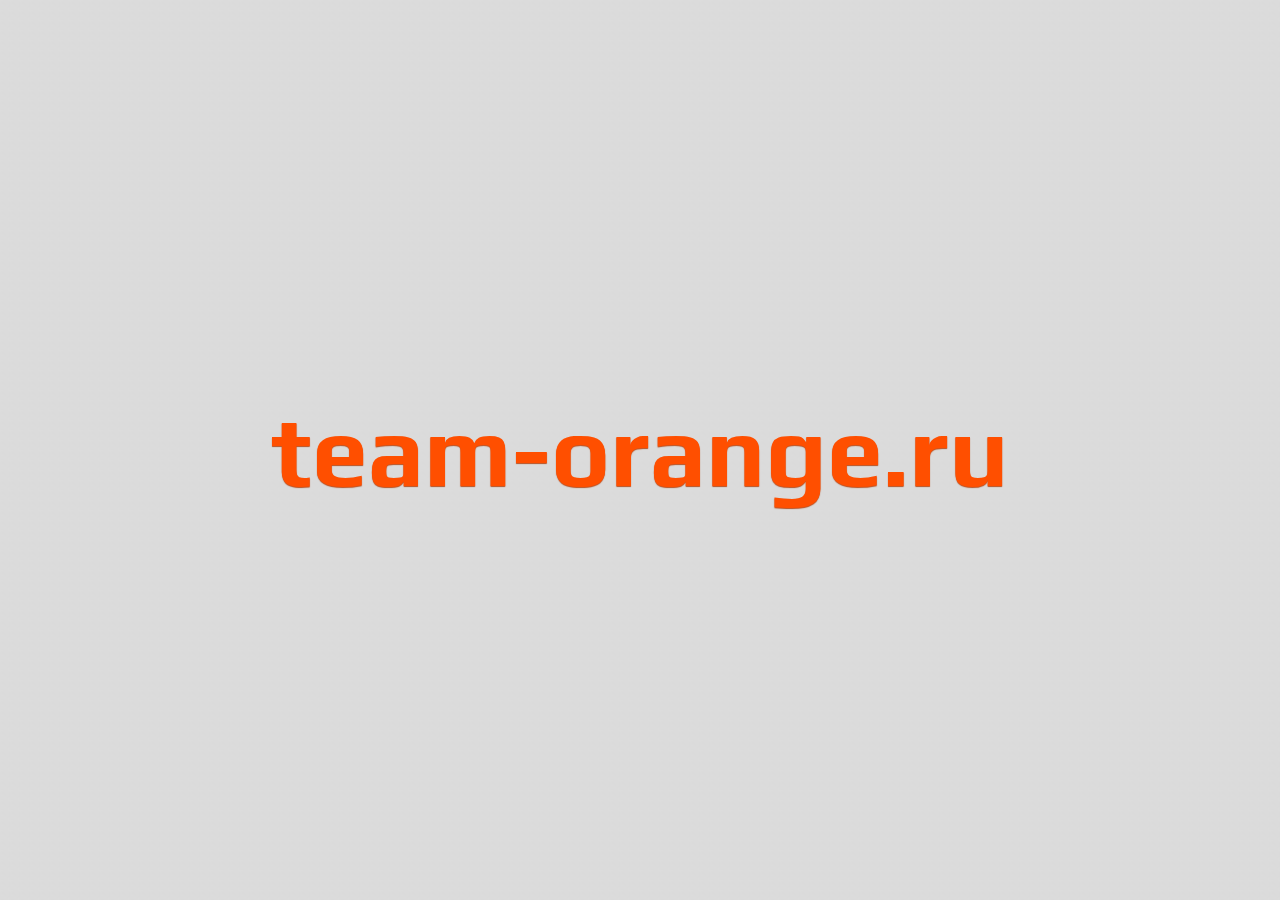
<file: index.html>
<!DOCTYPE html>
<html lang="ru">
<head>
	<meta charset="UTF-8">
	<title>team-orange</title>
	<link href="https://fonts.googleapis.com/css?family=Play" rel="stylesheet">
	<style>
		
		html{
			font-size: 10px;
		}

		body{
			font-family: 'Play', sans-serif;
			background: url(img/grid.jpg);
			min-height: 100vh;
			display: flex;
			flex-direction: column;
			align-content: center;
			margin: 0;
			justify-content: center;
			align-items: center;
		}

			.header-name{
				color: #FF4F00;
				text-shadow: 0 1px 1px #B95021;
			    font-weight: bold;
			    font-size: 10rem;
			    margin: 0;
			}
	</style>
</head>
<body>
	<h1 class="header-name">team-orange.ru</h1>
</body>
</html>
</file>
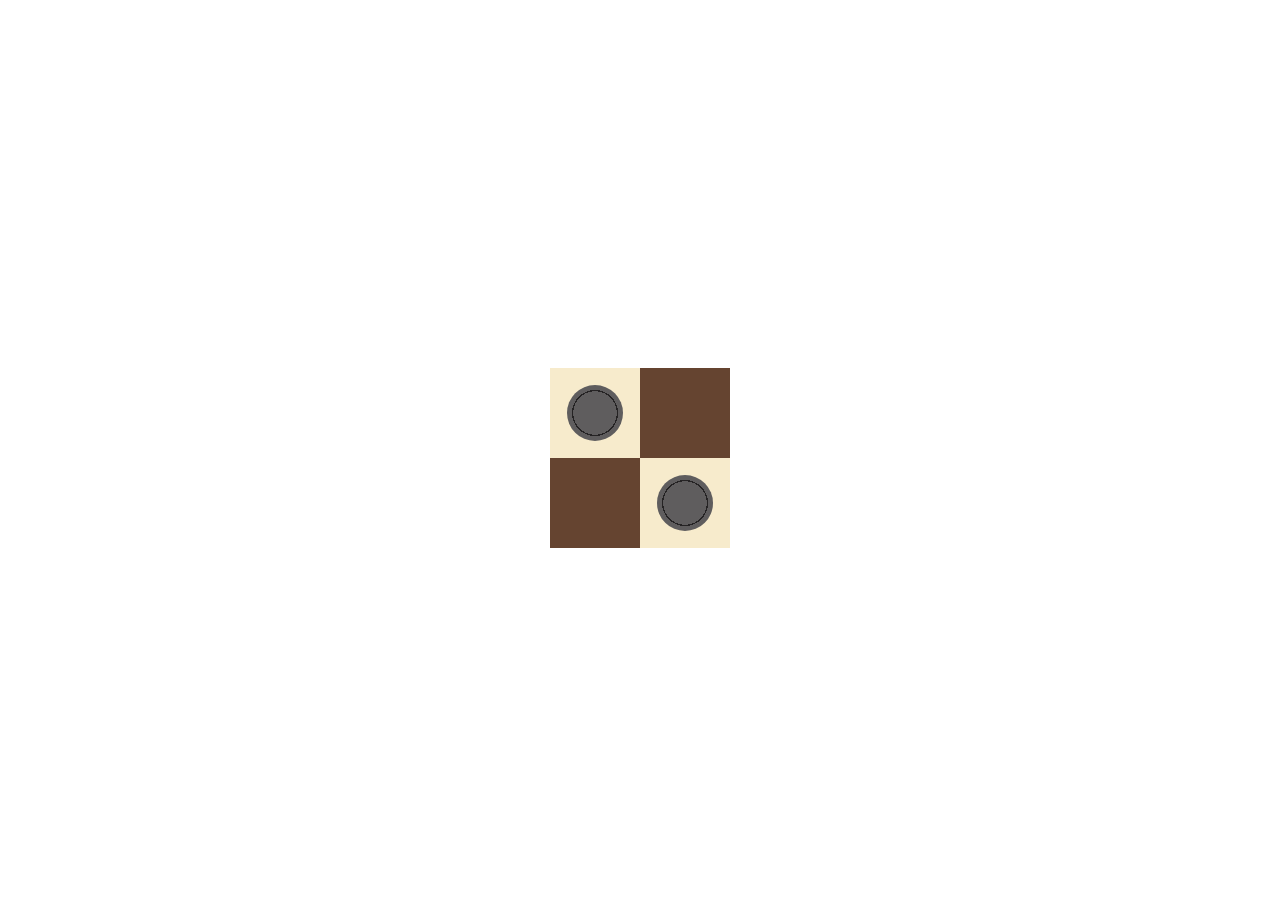
<file: work/css_figure/index.html>
<!DOCTYPE html>
<html lang="en">
<head>
	<meta charset="UTF-8">
	<title>Css Figure</title>

	<style>

		body {
			min-height: 100vh;
			display: flex;
			justify-content: center;
			align-items: center;
		}
		
		.element {
		  position: relative;
		  width: 180px;
		  height: 180px;
		  background-color: #f7ebcc;

		  background-image: 
		    linear-gradient( 45deg, #654430 25%, transparent 25%, transparent 75%, #654430 75%, #654430),
		    linear-gradient( 45deg, #654430 25%, transparent 25%, transparent 75%, #654430 75%, #654430);
		  
		  background-size:180px 180px;
		  background-position: 90px 90px, 0px 0px;
		}

		.element:before,
		.element:after {
		  content: '';
		  position: absolute;
		  display: block;
		  width: 56px;
		  height: 56px;
		  background-image: radial-gradient( #5f5d5e 55%, #252324 55%, #252324 58%, #5f5d5e 58%);
		  border-radius: 50%;
		}

		.element:before {
		  left: 25%;
		  top: 25%;
		  transform: translate(-50%, -50%);
		}

		.element:after {
		  right: 25%;
		  bottom: 25%;
		  transform: translate(50%, 50%);
		}
	</style>

</head>
<body>
	<div class="element"></div>
</body>
</html>
</file>
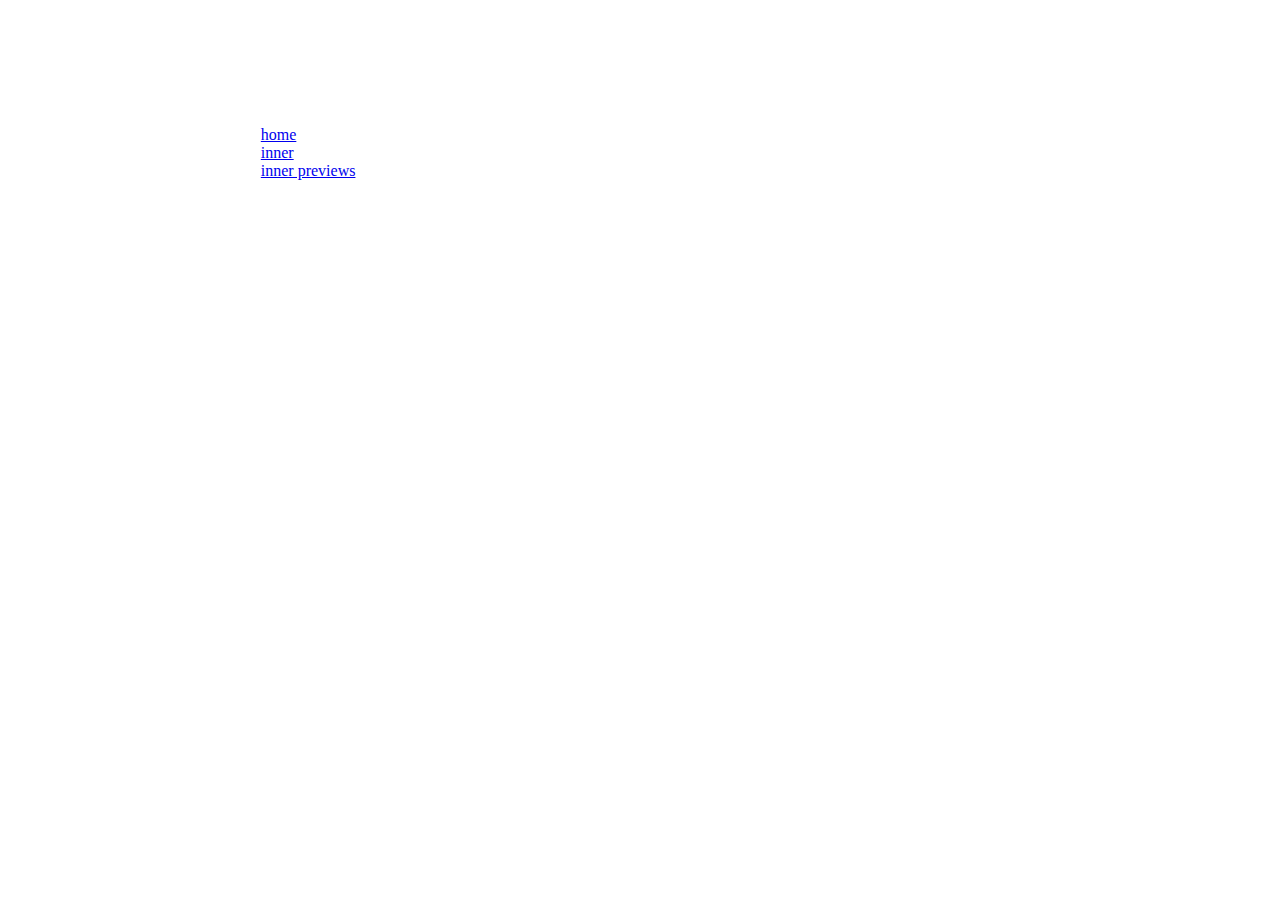
<file: work/winbee/index.html>
<!DOCTYPE html>
<html lang="en">
<head>
  <meta charset="UTF-8">
  <title>Nav</title>
  <style>
    nav {
      margin: 10% 0 0 20%;
      display: flex;
      flex-direction: column;
      align-items: flex-start;
    }
  </style>
</head>
<body>
  <nav>
    <a href="main.html" target="_blank">home</a>
    <a href="inner.html" target="_blank">inner</a>
    <a href="inner_preview.html" target="_blank">inner previews</a>
  </nav>
</body>
</html>
</file>
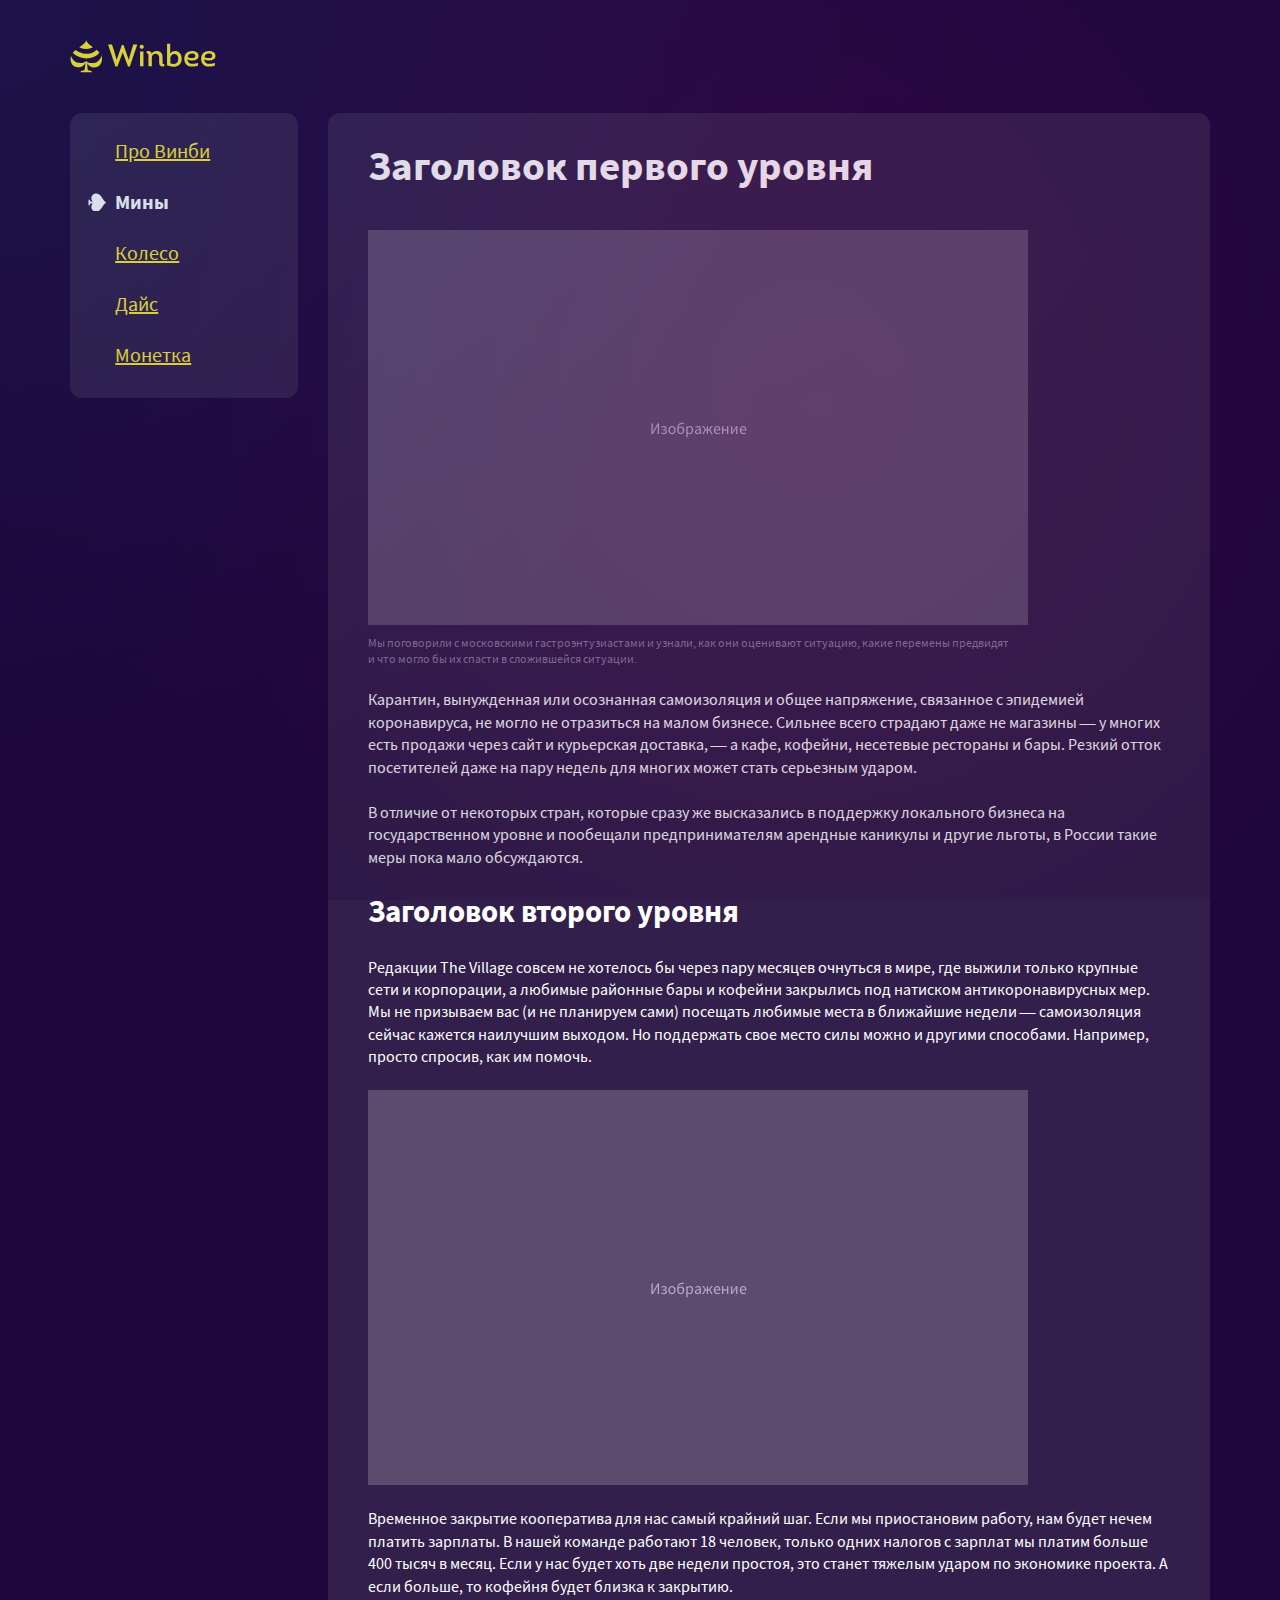
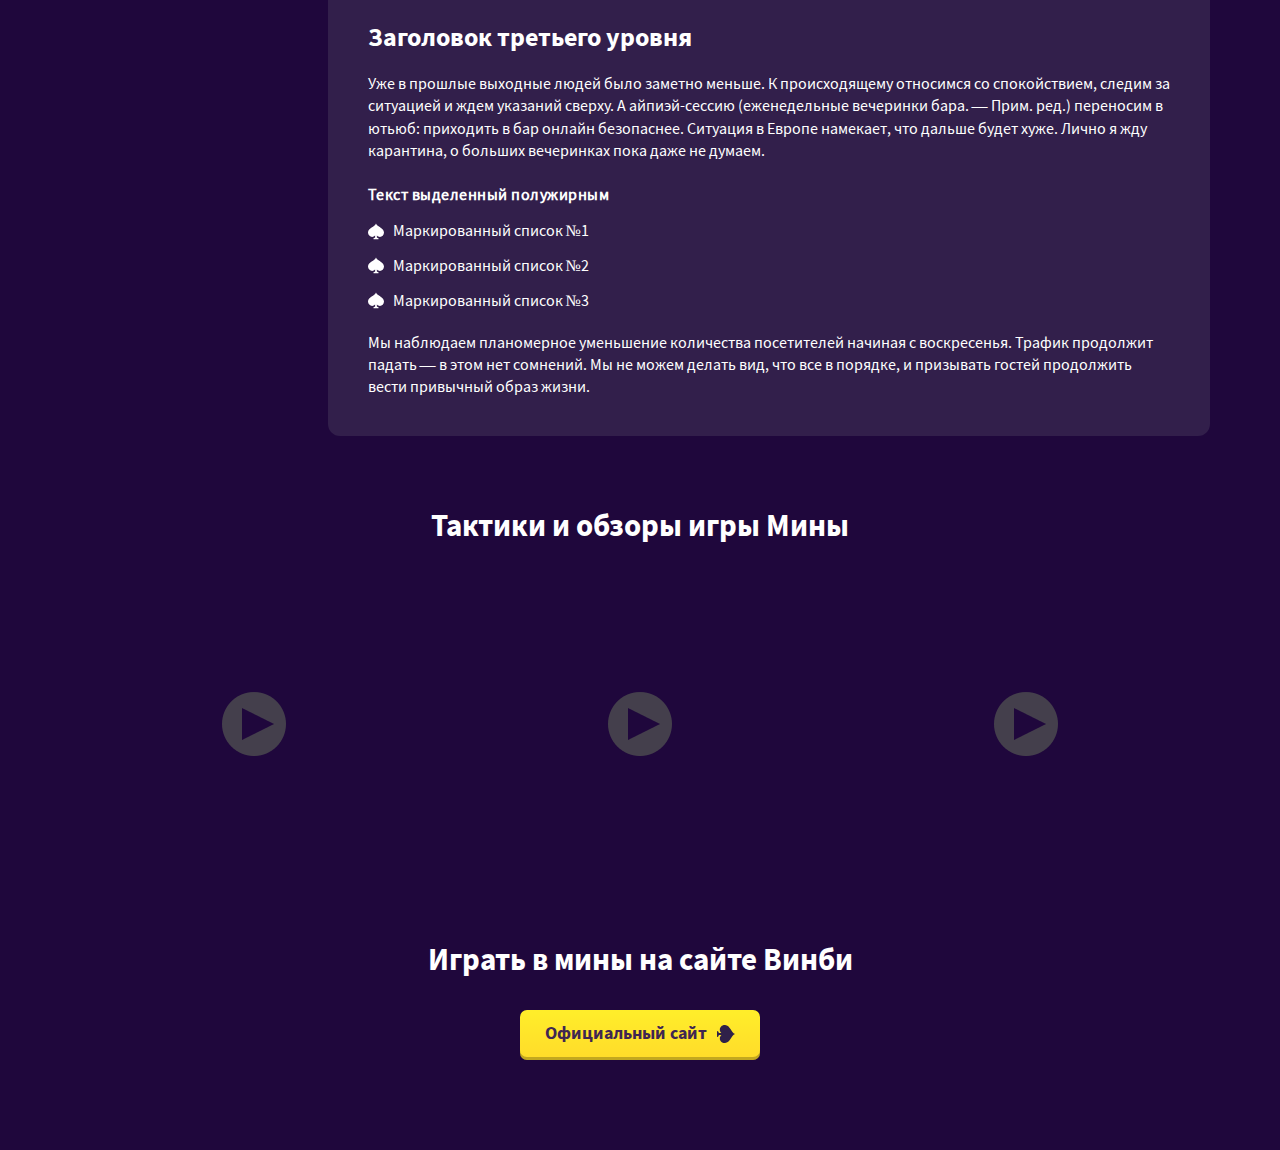
<file: work/winbee/inner.html>
<!DOCTYPE html>
<html lang="ru">
<head>
  <meta charset="UTF-8">
  <meta http-equiv="X-UA-Compatible" content="IE=edge">
  <meta name="format-detection" content="telephone=no"/>
  <meta name="format-detection" content="address=no"/>
  <meta name="viewport" content="width=device-width, initial-scale=1">
  <title>Официальный сайт Winbee</title>
  <meta name="description" content="">
  <meta name="keywords" content="">
  <!-- style -->
  <link rel="stylesheet" href="css/vendor.css">
  <link rel="stylesheet" href="css/main.css">
</head>
<body>

  <!-- preloader -->
  <div class="preloader">
    <img src="img/loader-img.svg" class="preloader__img" alt="">
  </div>
  
  <!-- header  -->
  <header class="header header_inner section">
    <div class="container">
      <a href="https://winbee.site" target="_blank" class="logo header__logo">
        <img src="img/logo.svg" alt="Logo">
      </a>
    </div>
  </header>

  <!-- main -->
  <main class="main main_inner section">
    <div class="container main__container">
      <div class="main__column">
        <!-- aside  -->
        <aside class="aside main__aside">
          <nav class="nav">
            <a href="#" class="nav__item">Про Винби</a>
            <a href="#" class="nav__item nav__item_active">Мины</a>
            <a href="#" class="nav__item">Колесо</a>
            <a href="#" class="nav__item">Дайс</a>
            <a href="#" class="nav__item">Монетка</a>
          </nav>
        </aside>
        <!-- content -->
        <div class="content main__content">
          <h1>Заголовок первого уровня</h1>
          <figure>
            <img src="img/img-content.jpg" alt="">
            <figcaption>Мы поговорили с московскими гастроэнтузиастами и узнали, как они оценивают ситуацию, какие перемены предвидят и что могло бы их спасти в сложившейся ситуации.</figcaption>
          </figure>
          <p>Карантин, вынужденная или осознанная самоизоляция и общее напряжение, связанное с эпидемией коронавируса, не могло не отразиться на малом бизнесе. Сильнее всего страдают даже не магазины — у многих есть продажи через сайт и курьерская доставка, — а кафе, кофейни, несетевые рестораны и бары. Резкий отток посетителей даже на пару недель для многих может стать серьезным ударом. </p>
          <p>В отличие от некоторых стран, которые сразу же высказались в поддержку локального бизнеса на государственном уровне и пообещали предпринимателям арендные каникулы и другие льготы, в России такие меры пока мало обсуждаются.</p>
          <h2>Заголовок второго уровня</h2>
          <p>Редакции The Village совсем не хотелось бы через пару месяцев очнуться в мире, где выжили только крупные сети и корпорации, а любимые районные бары и кофейни закрылись под натиском антикоронавирусных мер. Мы не призываем вас (и не планируем сами) посещать любимые места в ближайшие недели — самоизоляция сейчас кажется наилучшим выходом. Но поддержать свое место силы можно и другими способами. Например, просто спросив, как им помочь.</p>
          <figure>
            <img src="img/img-content.jpg" alt="">
          </figure>
          <p>Временное закрытие кооператива для нас самый крайний шаг. Если мы приостановим работу, нам будет нечем платить зарплаты. В нашей команде работают 18 человек, только одних налогов с зарплат мы платим больше 400 тысяч в месяц. Если у нас будет хоть две недели простоя, это станет тяжелым ударом по экономике проекта. А если больше, то кофейня будет близка к закрытию.</p>
          <h3>Заголовок третьего уровня</h3>
          <p>Уже в прошлые выходные людей было заметно меньше. К происходящему относимся со спокойствием, следим за ситуацией и ждем указаний сверху. А айпиэй-сессию (еженедельные вечеринки бара. — Прим. ред.) переносим в ютьюб: приходить в бар онлайн безопаснее. Ситуация в Европе намекает, что дальше будет хуже. Лично я жду карантина, о больших вечеринках пока даже не думаем. </p>
          <b>Текст выделенный полужирным</b>
          <ul>
            <li>Маркированный список №1</li>
            <li>Маркированный список №2</li>
            <li>Маркированный список №3</li>
          </ul>
          <p>Мы наблюдаем планомерное уменьшение количества посетителей начиная с воскресенья. Трафик продолжит падать — в этом нет сомнений. Мы не можем делать вид, что все в порядке, и призывать гостей продолжить вести привычный образ жизни.</p>
        </div>
      </div>
       <!-- video -->
      <div class="video main__video">
        <h2 class="video__header">Тактики и обзоры игры Мины</h2>
        <div class="list-video video__list-video">
          <div class="list-video__item">
            <div class="list-video__youtube" id="bGzkb3YEo_I"></div>
          </div>
          <div class="list-video__item">
            <div class="list-video__youtube" id="vzf19DthJyU"></div>
          </div>
          <div class="list-video__item">
            <div class="list-video__youtube" id="fsrJWUVoXeM"></div>
          </div>
        </div>
      </div>
      <!-- appeal -->
      <div class="appeal main__appeal">
        <h2 class="appeal__header">Играть в мины на сайте Винби</h2>
        <a href="https://winbee.site" target="_blank" class="link-button link-button_md appeal__link-button">
          Официальный сайт
          <svg class="icon icon_link-button" viewBox="0 0 19 19">
            <use xlink:href="./svg/symbols.svg#spades"></use>
          </svg>
        </a>
      </div>
    </div>
  </main>
  
  <!-- scripts -->
  <script src="js/vendor.js" defer></script>
  <script src="js/main.js" defer></script>

</body>
</html>
</file>
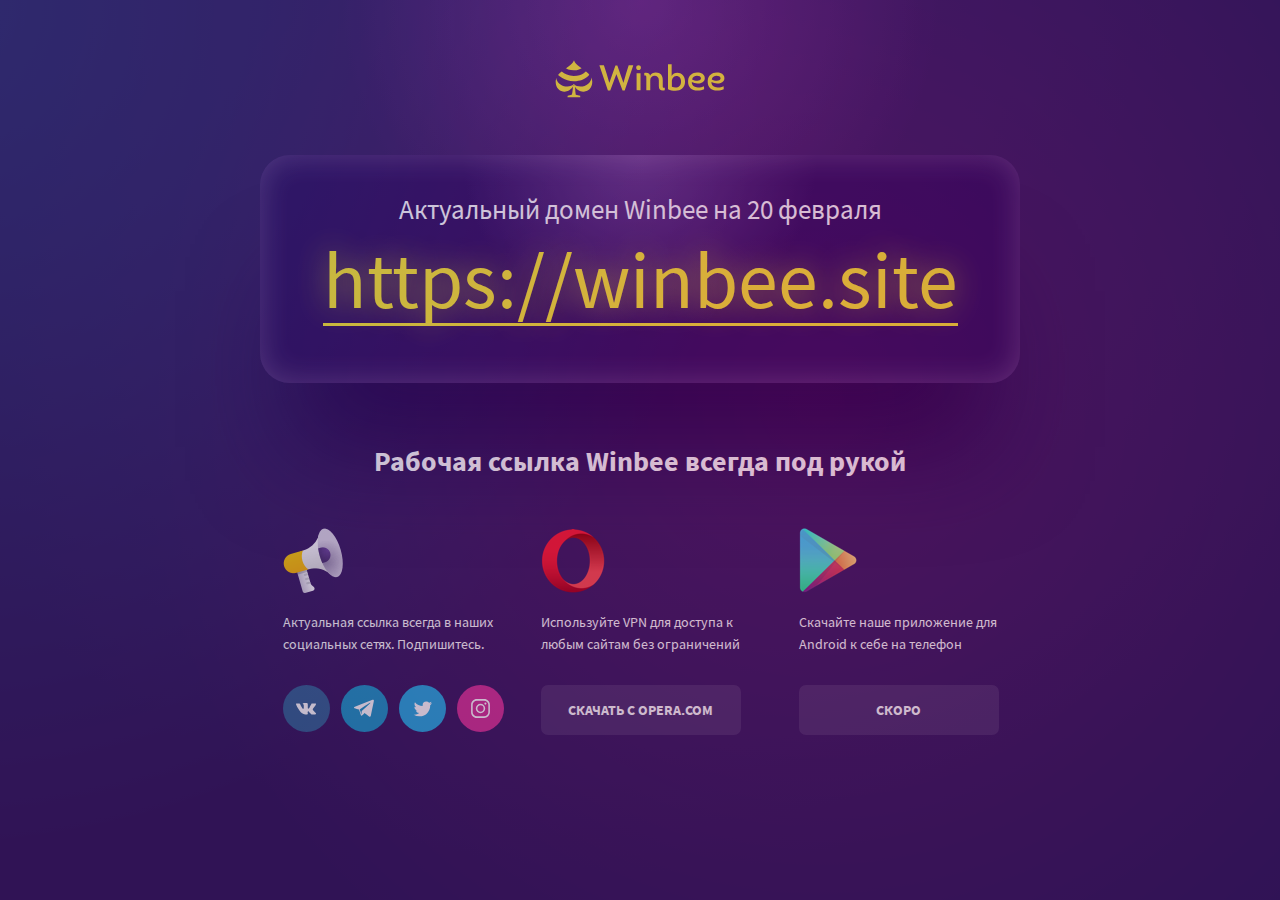
<file: work/winbee/inner_preview.html>
<!DOCTYPE html>
<html lang="ru">
<head>
  <meta charset="UTF-8">
  <meta http-equiv="X-UA-Compatible" content="IE=edge">
  <meta name="format-detection" content="telephone=no"/>
  <meta name="format-detection" content="address=no"/>
  <meta name="viewport" content="width=device-width, initial-scale=1">
  <title>Официальный сайт Winbee</title>
  <meta name="description" content="">
  <meta name="keywords" content="">
  <!-- style -->
  <link rel="stylesheet" href="css/vendor.css">
  <link rel="stylesheet" href="css/main.css">
</head>
<body>

  <!-- preloader -->
  <div class="preloader">
    <img src="img/loader-img.svg" class="preloader__img" alt="">
  </div>

  <!-- preview -->
  <div class="preview section">
    <div class="preview__column">
      <div class="preview__img">
        <a href="https://winbee.site" target="_blank" class="logo header__logo">
          <img src="img/logo.svg" alt="Logo">
        </a>
      </div>
      <div class="preview__info">
        <div class="preview__info-header">Актуальный домен Winbee на 20 февраля</div>
        <a href="https://winbee.site" class="preview__info-link">https://winbee.site</a>
      </div>
      <div class="link-info preview__link-info">
        <div class="link-info__header">Рабочая ссылка Winbee всегда под рукой</div>
        <div class="link-info__list">
          <div class="link-info__list-item">
            <div class="link-info__list-img">
              <img src="img/img-link-info-list-1.png" alt="">
            </div>
            <div class="link-info__list-description">Актуальная ссылка всегда в наших социальных сетях. Подпишитесь.</div>
            <div class="link-info__list-content">
              <ul class="list-social list-social_small">
                <li class="list-social__item">
                  <a href="#" target="_blank" class="list-social__link">
                    <svg class="icon icon_social-vk" viewBox="0 0 80 80">
                      <use xlink:href="./svg/symbols.svg#vk"></use>
                    </svg>
                  </a>
                </li>
                <li class="list-social__item">
                  <a href="#" target="_blank" class="list-social__link">
                    <svg class="icon icon_social-tg" viewBox="0 0 80 80">
                      <use xlink:href="./svg/symbols.svg#telegram"></use>
                    </svg>
                  </a>
                </li>
                <li class="list-social__item">
                  <a href="#" target="_blank" class="list-social__link">
                    <svg class="icon icon_social-tw" viewBox="0 0 80 80">
                      <use xlink:href="./svg/symbols.svg#twitter"></use>
                    </svg>
                  </a>
                </li>
                <li class="list-social__item">
                  <a href="#" target="_blank" class="list-social__link">
                    <svg class="icon icon_social-in" viewBox="0 0 80 80">
                      <use xlink:href="./svg/symbols.svg#instagram"></use>
                    </svg>
                  </a>
                </li>
              </ul>
            </div>
          </div>
          <div class="link-info__list-item">
            <div class="link-info__list-img">
              <img src="img/img-link-info-list-2.png" alt="">
            </div>
            <div class="link-info__list-description">Используйте VPN для доступа к любым сайтам без ограничений</div>
            <div class="link-info__list-content">
              <a href="#" class="link-info__list-link">Скачать с opera.com</a>
            </div>
          </div>
          <div class="link-info__list-item">
            <div class="link-info__list-img">
              <img src="img/img-link-info-list-3.png" alt="">
            </div>
            <div class="link-info__list-description">Скачайте наше приложение для Android к себе на телефон</div>
            <div class="link-info__list-content">
              <div class="link-info__list-link-preview">Скоро</div>
            </div>
          </div>
        </div>
      </div>
    </div>
  </div>
  
  <!-- scripts -->
  <script src="js/vendor.js" defer></script>
  <script src="js/main.js" defer></script>

</body>
</html>
</file>
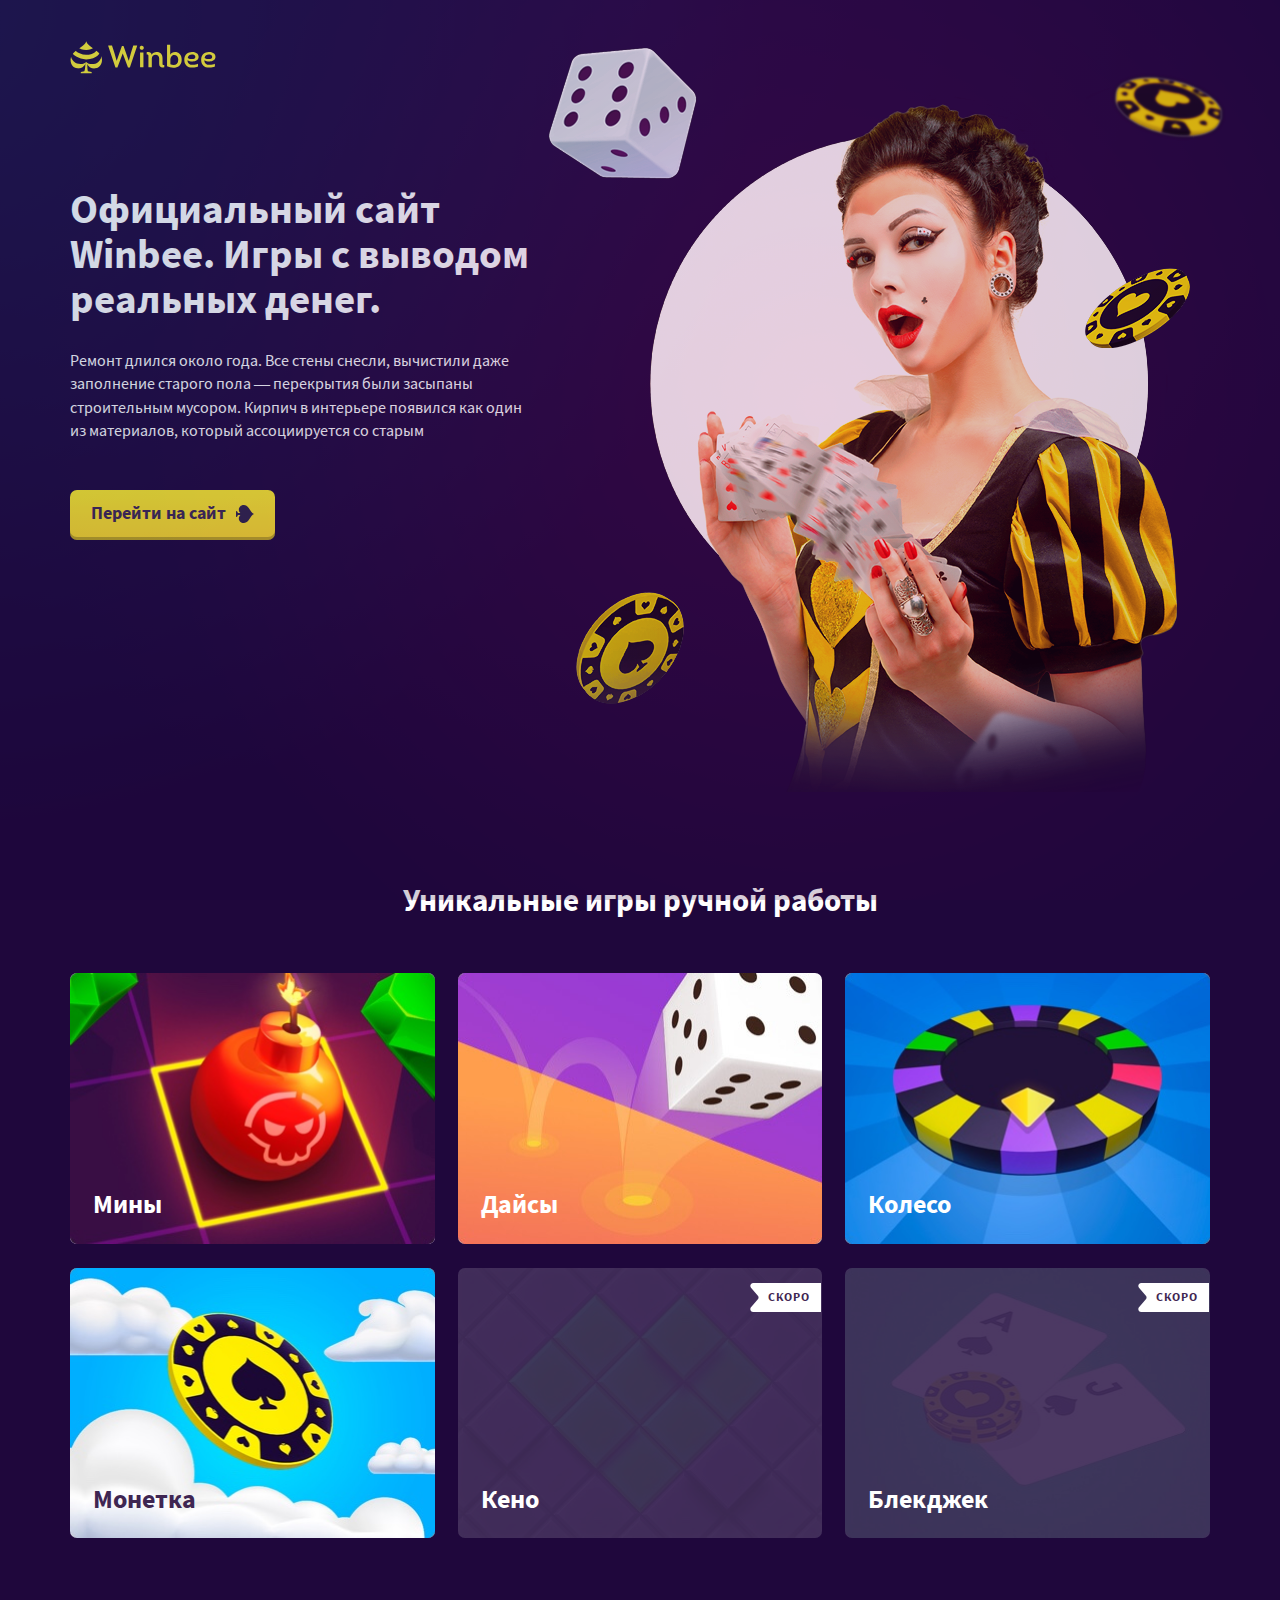
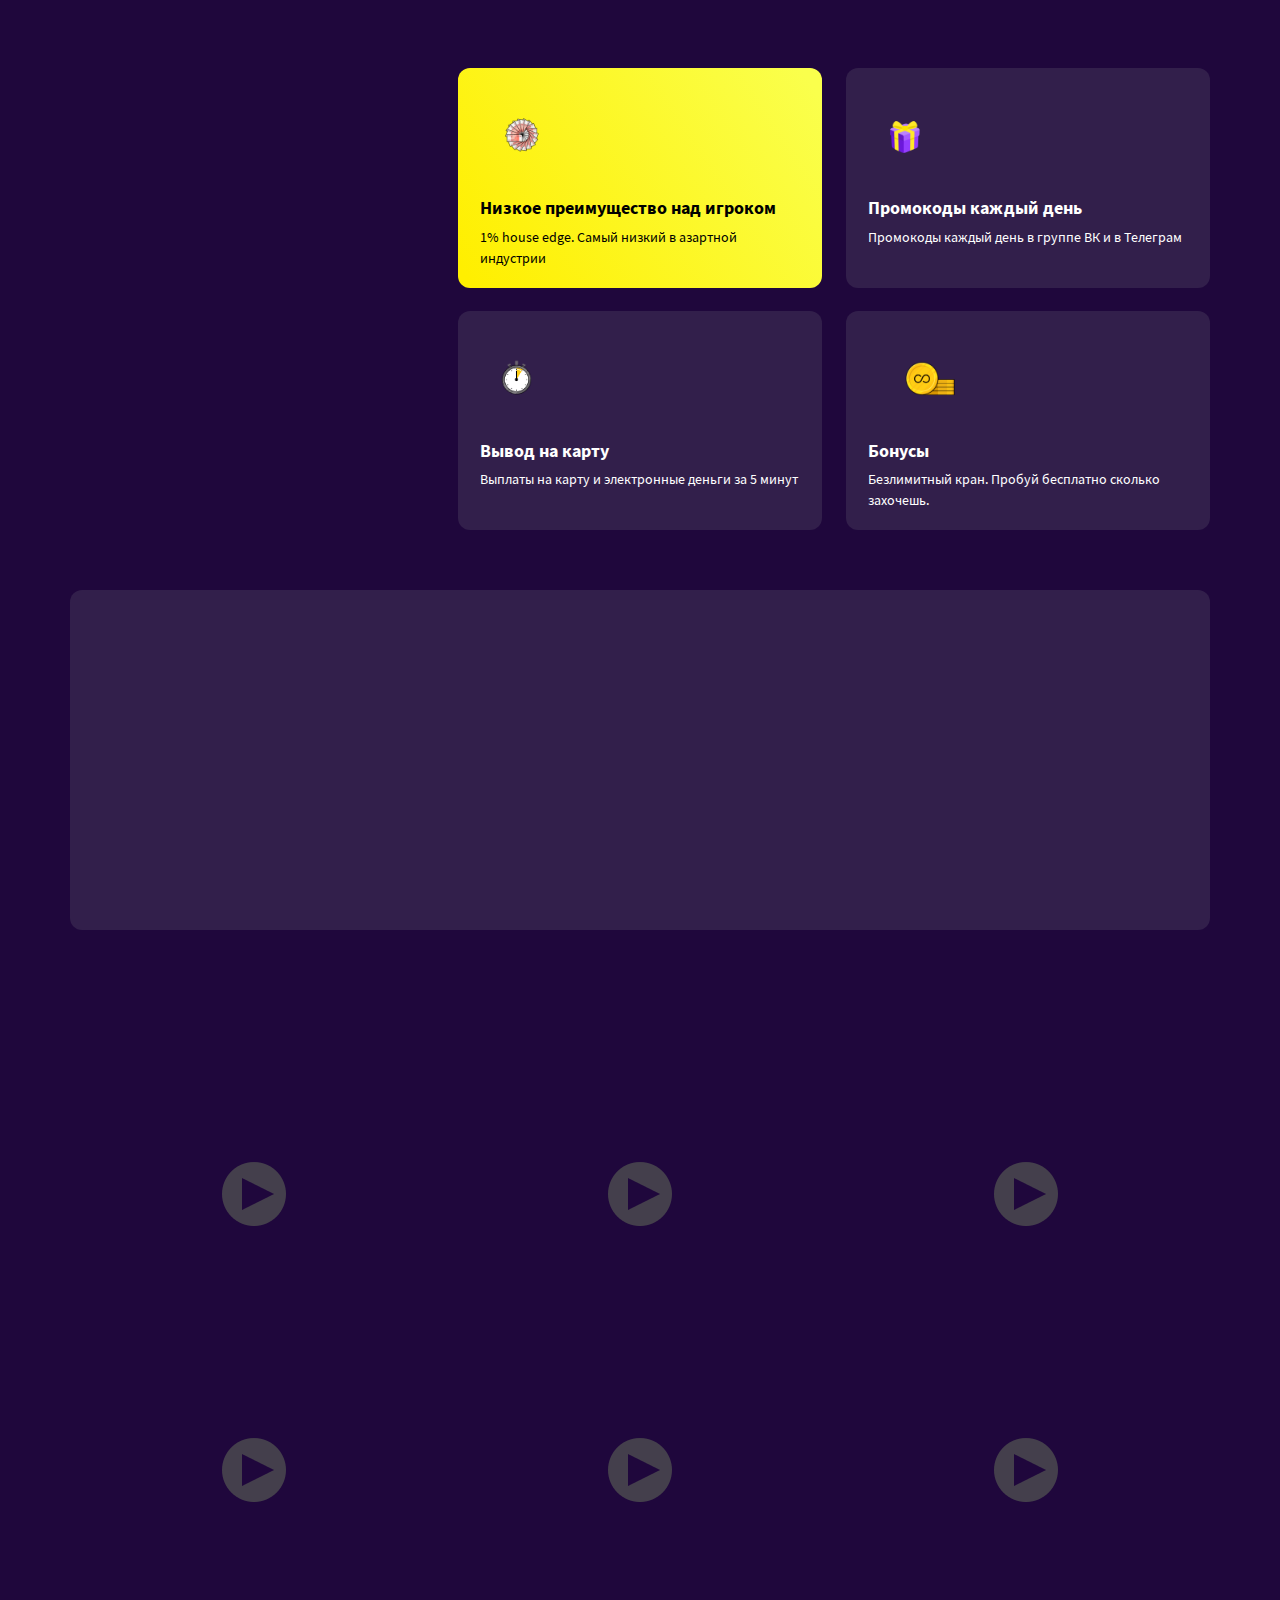
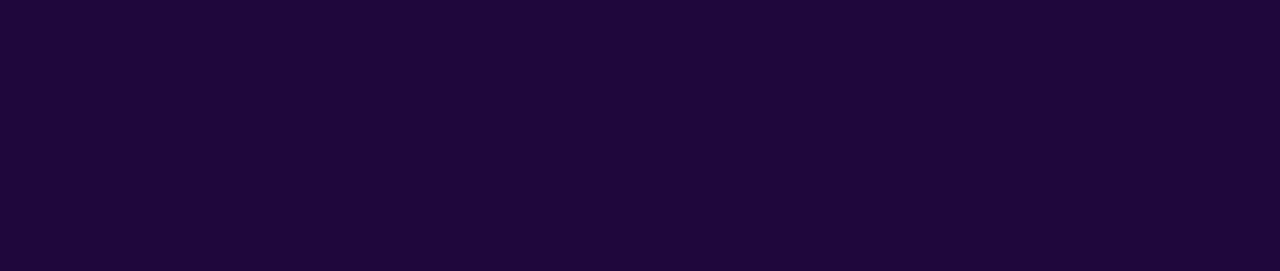
<file: work/winbee/main.html>
<!DOCTYPE html>
<html lang="ru">
<head>
  <meta charset="UTF-8">
  <meta http-equiv="X-UA-Compatible" content="IE=edge">
  <meta name="format-detection" content="telephone=no"/>
  <meta name="format-detection" content="address=no"/>
  <meta name="viewport" content="width=device-width, initial-scale=1">
  <title>Официальный сайт Winbee</title>
  <meta name="description" content="">
  <meta name="keywords" content="">
  <!-- style -->
  <link rel="stylesheet" href="css/vendor.css">
  <link rel="stylesheet" href="css/main.css">
</head>
<body class="body_fixed">

  <!-- preloader -->
  <div class="preloader">
    <img src="img/loader-img.svg" class="preloader__img" alt="">
  </div>

  <!-- bg gradient -->
  <div class="bg-gradient"></div>
  
  <!-- header  -->
  <header class="header header_home section">
    <div class="container header__container">
      <div class="header-info header__header-info">
        <a href="https://winbee.site" target="_blank" class="logo header-info__logo">
          <img src="img/logo.svg" alt="Logo" title="Winbee">
        </a>
        <h1 class="page-header header-info__page-header">Официальный сайт Winbee. Игры с выводом реальных денег.</h1>
        <div class="page-description header-info__page-description">Ремонт длился около года. Все стены снесли, вычистили даже заполнение старого пола — перекрытия были засыпаны строительным мусором. Кирпич в интерьере появился как один из материалов, который ассоциируется со старым</div>
        <a href="https://winbee.site" target="_blank" class="link-button header-info__link-button">
          Перейти на сайт
          <svg class="icon icon_link-button" viewBox="0 0 19 19">
            <use xlink:href="./svg/symbols.svg#spades"></use>
          </svg>
        </a>
      </div>
      <div class="header-img header-img_fix header__header-img">
        <div class="header-img__inner">
          <img src="img/girl.png" alt="">
        </div>
      </div>
    </div>
  </header>

  <!-- main -->
  <main class="main section">
    <div class="container">
      <div class="section-header">Уникальные игры ручной работы</div>
      <!-- list games -->
      <ul class="list-games main__list-games">
        <li class="list-games__item">
          <a href="#" class="list-games__link">
            <img src="img/img-list-games_1.jpg" alt="">
            <span class="list-games__name">Мины</span>
          </a>
        </li>
        <li class="list-games__item">
          <a href="#" class="list-games__link">
            <img src="img/img-list-games_2.jpg" alt="">
            <span class="list-games__name">Дайсы</span>
          </a>
        </li>
        <li class="list-games__item">
          <a href="#" class="list-games__link">
            <img src="img/img-list-games_3.jpg" alt="">
            <span class="list-games__name">Колесо</span>
          </a>
        </li>
        <li class="list-games__item">
          <a href="#" class="list-games__link">
            <img src="img/img-list-games_4.jpg" alt="">
            <span class="list-games__name list-games__name_dark">Монетка</span>
          </a>
        </li>
        <li class="list-games__item list-games__item_preview">
          <a href="#" class="list-games__link">
            <img src="img/img-list-games_5.jpg" alt="">
            <span class="list-games__preview">Скоро</span>
            <span class="list-games__name">Кено</span>
          </a>
        </li>
        <li class="list-games__item list-games__item_preview">
          <a href="#" class="list-games__link">
            <img src="img/img-list-games_6.jpg" alt="">
            <span class="list-games__preview">Скоро</span>
            <span class="list-games__name">Блекджек</span>
          </a>
        </li>
      </ul>
      <!-- description game -->
      <div class="description-game main__description-game">
        <div class="description-game__info">
          <h2 class="description-game__info-header">Как создать казино, в которое играешь сам</h2>
          <div class="description-game__info-text">
            <p>Ремонт длился около года. Все стены снесли, вычистили даже заполнение старого пола — перекрытия были засыпаны строительным мусором. Кирпич в интерьере появился как один из материалов, который ассоциируется со старым</p>
            <p>Ремонт длился около года. Все стены снесли, вычистили даже заполнение старого пола — перекрытия были засыпаны строительным мусором. Кирпич в интерьере появился как один из материалов, который ассоциируется со старым</p>
          </div>
        </div>
        <ul class="description-game__advantages list-advantages">
          <li class="list-advantages__item list-advantages__item_decor">
            <div class="list-advantages__img">
              <img src="img/img-list-advantages_1.png" alt="">
            </div>
            <div class="list-advantages__name">Низкое преимущество над игроком</div>
            <div class="list-advantages__text">1% house edge. Самый низкий в азартной индустрии</div>
          </li>
          <li class="list-advantages__item">
            <div class="list-advantages__img">
              <img src="img/img-list-advantages_2.png" alt="">
            </div>
            <div class="list-advantages__name">Промокоды каждый день</div>
            <div class="list-advantages__text">Промокоды каждый день в группе ВК и в Телеграм</div>
          </li>
          <li class="list-advantages__item">
            <div class="list-advantages__img">
              <img src="img/img-list-advantages_3.png" alt="">
            </div>
            <div class="list-advantages__name">Вывод на карту</div>
            <div class="list-advantages__text">Выплаты на карту и электронные деньги за 5 минут</div>
          </li>
          <li class="list-advantages__item">
            <div class="list-advantages__img">
              <img src="img/img-list-advantages_4.png" alt="">
            </div>
            <div class="list-advantages__name">Бонусы</div>
            <div class="list-advantages__text">Безлимитный кран. Пробуй бесплатно сколько захочешь.</div>
          </li>
        </ul>
      </div>
      <!-- social -->
      <div class="social main__social">
        <h2 class="social__header">Самое актуальное зеркало Вибни в наших соц. сетях</h2>
        <div class="social__description">Ремонт длился около года. Все стены снесли, вычистили даже заполнение старого пола — перекрытия были засыпаны строительным мусором.</div>
        <ul class="list-social list-social_disable social__list-social">
          <li class="list-social__item">
            <a href="#" target="_blank" class="list-social__link">
              <svg class="icon icon_social-vk" viewBox="0 0 80 80">
                <use xlink:href="./svg/symbols.svg#vk"></use>
              </svg>
            </a>
          </li>
          <li class="list-social__item">
            <a href="#" target="_blank" class="list-social__link">
              <svg class="icon icon_social-tw" viewBox="0 0 80 80">
                <use xlink:href="./svg/symbols.svg#twitter"></use>
              </svg>
            </a>
          </li>
          <li class="list-social__item">
            <a href="#" target="_blank" class="list-social__link">
              <svg class="icon icon_social-tg" viewBox="0 0 80 80">
                <use xlink:href="./svg/symbols.svg#telegram"></use>
              </svg>
            </a>
          </li>
          <li class="list-social__item">
            <a href="#" target="_blank" class="list-social__link">
              <svg class="icon icon_social-in" viewBox="0 0 80 80">
                <use xlink:href="./svg/symbols.svg#instagram"></use>
              </svg>
            </a>
          </li>
          <li class="list-social__item">
            <a href="#" target="_blank" class="list-social__link">
              <svg class="icon icon_social-fb" viewBox="0 0 80 80">
                <use xlink:href="./svg/symbols.svg#facebook"></use>
              </svg>
            </a>
          </li>
        </ul>
      </div>
      <!-- video -->
      <div class="video main__video">
        <h2 class="video__header video__header_disable">Тактики и обзоры Winbee</h2>
        <div class="list-video video__list-video">
          <div class="list-video__item list-video__item_disable">
            <div class="list-video__youtube" id="vzf19DthJyU"></div>
          </div>
          <div class="list-video__item list-video__item_disable">
            <div class="list-video__youtube" id="fsrJWUVoXeM"></div>
          </div>
          <div class="list-video__item list-video__item_disable">
            <div class="list-video__youtube" id="bGzkb3YEo_I"></div>
          </div>
          <div class="list-video__item list-video__item_disable">
            <div class="list-video__youtube" id="oSsiIqOYrDk"></div>
          </div>
          <div class="list-video__item list-video__item_disable">
            <div class="list-video__youtube" id="86xzGyuVcPQ"></div>
          </div>
          <div class="list-video__item list-video__item_disable">
            <div class="list-video__youtube" id="fsrJWUVoXeM"></div>
          </div>
        </div>
      </div>
      <!-- appeal -->
      <div class="appeal main__appeal">
        <h2 class="appeal__header appeal__header_disable">Финальный призыв к действию</h2>
        <a href="https://winbee.site" target="_blank" class="link-button appeal__link-button appeal__link-button_disable">
          Перейти на сайт
          <svg class="icon icon_link-button" viewBox="0 0 19 19">
            <use xlink:href="./svg/symbols.svg#spades"></use>
          </svg>
        </a>
      </div>
    </div>
  </main>
  
  <!-- scripts -->
  <script src="js/vendor.js" defer></script>
  <script src="js/animation.js" defer></script>
  <script src="js/main.js" defer></script>

</body>
</html>
</file>
<file: work/winbee/css/main.css>
@font-face{font-family:'Source Sans Pro Reg';src:url(../font/SourceSansPro-Regular.woff2) format("woff2"),url(../font/SourceSansPro-Regular.woff) format("woff");font-weight:400;font-style:normal}@font-face{font-family:'Source Sans Pro Bold';src:url(../font/SourceSansPro-Bold.woff2) format("woff2"),url(../font/SourceSansPro-Bold.woff) format("woff");font-weight:700;font-style:normal}html{-webkit-box-sizing:border-box;box-sizing:border-box}*,::after,::before{-webkit-box-sizing:inherit;box-sizing:inherit}body{font-family:'Source Sans Pro Reg';color:#fff;font-size:16px;line-height:1.3;background-color:#1f073c}@media only screen and (max-width:767px){body{font-size:14px}}.body_fixed{position:fixed}.container{width:1170px;padding:0 15px;margin-left:auto;margin-right:auto}@media only screen and (max-width:1169px){.container{padding:0 24px;width:100%}}@media only screen and (max-width:767px){.container{padding:0 11px}}@media only screen and (max-width:413px){.container{padding:0 10px}}ul{padding:0;margin:0;list-style-type:none}h1,h2,h3,h4,h5,h6{margin:0;font-weight:400}a{-webkit-transition:all .3s ease-out;-o-transition:all .3s ease-out;transition:all .3s ease-out}img{max-width:100%;vertical-align:top}.align-center{text-align:center}.section,section{min-width:1246px;max-width:1920px;margin-left:auto;margin-right:auto;background-repeat:no-repeat}@media only screen and (max-width:1169px){.section,section{min-width:100%}}::-webkit-input-placeholder{color:#000;font-size:16px}:-moz-placeholder{color:#000;font-size:16px}::-moz-placeholder{color:#000;font-size:16px}:-ms-input-placeholder{color:#000;font-size:16px}.icon{background-size:contain}.icon_link-button{width:19px;height:19px;shape-rendering:geometricprecision}.icon_social-vk{shape-rendering:geometricprecision}.icon_social-tw{shape-rendering:geometricprecision}.icon_social-tg{shape-rendering:geometricprecision}.icon_social-in{shape-rendering:geometricprecision}.icon_social-fb{shape-rendering:geometricprecision}.page-header{font-family:"Source Sans Pro Bold";font-size:41px;line-height:1.1}@media only screen and (max-width:767px){.page-header{font-size:25px;line-height:1.35}}.page-description{line-height:1.45}@media only screen and (max-width:767px){.page-description{line-height:1.5}}.link-button{display:-webkit-inline-box;display:-ms-inline-flexbox;display:inline-flex;-webkit-box-pack:center;-ms-flex-pack:center;justify-content:center;-webkit-box-align:center;-ms-flex-align:center;align-items:center;width:205px;height:50px;padding-bottom:4px;font-family:"Source Sans Pro Bold";font-size:18px;color:#3f2652;text-decoration:none;border-radius:7px;-webkit-box-shadow:inset 0 -3px 0 0 rgba(0,0,0,.24);box-shadow:inset 0 -3px 0 0 rgba(0,0,0,.24);background-image:-webkit-gradient(linear,left top,left bottom,color-stop(5%,#ffed2a),color-stop(94%,#ffdc2a));background-image:-webkit-linear-gradient(top,#ffed2a 5%,#ffdc2a 94%);background-image:-o-linear-gradient(top,#ffed2a 5%,#ffdc2a 94%);background-image:linear-gradient(to bottom,#ffed2a 5%,#ffdc2a 94%);line-height:0;-webkit-transition:0s;-o-transition:0s;transition:0s}.link-button_md{width:240px}.link-button .icon{position:relative;margin-left:10px;-webkit-animation-name:spades;animation-name:spades;-webkit-animation-duration:1.5s;animation-duration:1.5s;-webkit-animation-timing-function:cubic-bezier(0,0,.13,1);animation-timing-function:cubic-bezier(0,0,.13,1);-webkit-animation-iteration-count:infinite;animation-iteration-count:infinite}.link-button:hover{-webkit-box-shadow:inset 0 -3px 0 0 rgba(0,0,0,.24);box-shadow:inset 0 -3px 0 0 rgba(0,0,0,.24);background-image:-webkit-gradient(linear,left top,left bottom,color-stop(5%,#ffcb00),color-stop(94%,#ffaf00));background-image:-webkit-linear-gradient(top,#ffcb00 5%,#ffaf00 94%);background-image:-o-linear-gradient(top,#ffcb00 5%,#ffaf00 94%);background-image:linear-gradient(to bottom,#ffcb00 5%,#ffaf00 94%)}.link-button:focus{-webkit-box-shadow:inset 0 3px 0 0 rgba(0,0,0,.24);box-shadow:inset 0 3px 0 0 rgba(0,0,0,.24);background-color:#fb0}@media only screen and (max-width:767px){.link-button{width:auto;padding:0 20px}.link-button .icon{margin-left:15px}}@-webkit-keyframes spades{0{-webkit-transform:translateX(0);transform:translateX(0)}50%{-webkit-transform:translateX(10px);transform:translateX(10px)}100%{-webkit-transform:translateX(0);transform:translateX(0)}}@keyframes spades{0{-webkit-transform:translateX(0);transform:translateX(0)}50%{-webkit-transform:translateX(10px);transform:translateX(10px)}100%{-webkit-transform:translateX(0);transform:translateX(0)}}.section-header{font-family:"Source Sans Pro Bold";font-size:31px;text-align:center;-webkit-transition:all .3s ease-in-out;-o-transition:all .3s ease-in-out;transition:all .3s ease-in-out}@media only screen and (max-width:767px){.section-header{font-size:21px}}.preloader{position:fixed;left:0;top:0;right:0;bottom:0;display:-webkit-box;display:-ms-flexbox;display:flex;-ms-flex-wrap:wrap;flex-wrap:wrap;-webkit-box-pack:center;-ms-flex-pack:center;justify-content:center;-webkit-box-align:center;-ms-flex-align:center;align-items:center;overflow:hidden;z-index:101;background-image:-webkit-radial-gradient(-6% 0,circle,rgba(0,196,255,.42),rgba(31,7,60,0) 52%),-webkit-radial-gradient(64% 45%,circle,rgba(255,0,106,.42),rgba(31,7,60,0) 71%),-webkit-radial-gradient(50% 0,circle,#431c74,#1e073c 79%);background-image:-o-radial-gradient(-6% 0,circle,rgba(0,196,255,.42),rgba(31,7,60,0) 52%),-o-radial-gradient(64% 45%,circle,rgba(255,0,106,.42),rgba(31,7,60,0) 71%),-o-radial-gradient(50% 0,circle,#431c74,#1e073c 79%);background-image:radial-gradient(circle at -6% 0,rgba(0,196,255,.42),rgba(31,7,60,0) 52%),radial-gradient(circle at 64% 45%,rgba(255,0,106,.42),rgba(31,7,60,0) 71%),radial-gradient(circle at 50% 0,#431c74,#1e073c 79%)}@media only screen and (max-width:413px){.preloader{background-image:-webkit-radial-gradient(-34% -23%,circle,rgba(0,196,255,.42),rgba(31,7,60,0) 47%),-webkit-radial-gradient(49% 41%,circle,rgba(255,0,106,.42),rgba(31,7,60,0) 59%),-webkit-radial-gradient(50% 0,circle,#431c74,#1e073c 96%);background-image:-o-radial-gradient(-34% -23%,circle,rgba(0,196,255,.42),rgba(31,7,60,0) 47%),-o-radial-gradient(49% 41%,circle,rgba(255,0,106,.42),rgba(31,7,60,0) 59%),-o-radial-gradient(50% 0,circle,#431c74,#1e073c 96%);background-image:radial-gradient(circle at -34% -23%,rgba(0,196,255,.42),rgba(31,7,60,0) 47%),radial-gradient(circle at 49% 41%,rgba(255,0,106,.42),rgba(31,7,60,0) 59%),radial-gradient(circle at 50% 0,#431c74,#1e073c 96%)}}.header-info__page-header{margin-top:112px}.header-info__page-description{margin-top:28px}.header-info__link-button{margin-top:48px}@media only screen and (max-width:1169px){.header-info__page-header{margin-top:160px}.header-info__page-description{margin-top:32px}.header-info__link-button{margin-top:33px}}@media only screen and (max-width:767px){.header-info{display:-webkit-box;display:-ms-flexbox;display:flex;-webkit-box-orient:vertical;-webkit-box-direction:normal;-ms-flex-direction:column;flex-direction:column;-webkit-box-align:center;-ms-flex-align:center;align-items:center}.header-info__page-header{margin-top:26px;padding:0 12%;-webkit-box-ordinal-group:1;-ms-flex-order:0;order:0}.header-info__link-button{margin-top:-29px;-webkit-box-ordinal-group:2;-ms-flex-order:1;order:1;z-index:1}.header-info__page-description{margin-top:35px;padding:0 2%;-webkit-box-ordinal-group:3;-ms-flex-order:2;order:2}}@media only screen and (max-width:413px){.header-info__page-header{padding:0}}.header-img{-webkit-transition:all .4s ease-in-out;-o-transition:all .4s ease-in-out;transition:all .4s ease-in-out}.header-img__inner{height:745px;position:relative;left:16px}@media only screen and (max-width:1169px){.header-img__inner{left:auto;height:auto}}@media only screen and (max-width:767px){.logo img{width:130px}}.header{position:relative}.header_home{position:relative;overflow:hidden}.header_inner{padding:40px 0 40px;background-image:none}.header_inner:before{content:none;display:none}.header__gradient{position:absolute;left:-79px;right:-79px;top:0;bottom:0;background-image:-webkit-radial-gradient(52% 0,circle,rgba(255,0,106,.42),rgba(31,7,60,0) 56%),-webkit-radial-gradient(50% 0,circle,#431c74,#1e073c 61%);background-image:-o-radial-gradient(52% 0,circle,rgba(255,0,106,.42),rgba(31,7,60,0) 56%),-o-radial-gradient(50% 0,circle,#431c74,#1e073c 61%);background-image:radial-gradient(circle at 52% 0,rgba(255,0,106,.42),rgba(31,7,60,0) 56%),radial-gradient(circle at 50% 0,#431c74,#1e073c 61%)}.header__container{display:-webkit-box;display:-ms-flexbox;display:flex;-ms-flex-wrap:wrap;flex-wrap:wrap;-webkit-box-pack:justify;-ms-flex-pack:justify;justify-content:space-between;-webkit-box-align:start;-ms-flex-align:start;align-items:flex-start;position:relative;z-index:0}.header__header-info{width:40.5%;padding-top:41px}.header__header-img{width:59.5%;padding-top:47px}@media only screen and (max-width:1169px){.header{padding-bottom:0}.header_home:after{content:none}.header__container{overflow:hidden}.header__header-info{width:44.5%}.header__header-img{width:678px;margin-right:-280px;padding-top:141px}}@media only screen and (max-width:979px){.header{background-image:-webkit-gradient(linear,left top,left bottom,from(rgba(31,7,60,0)),to(rgba(31,7,60,.8))),radial-gradient(circle at -6% 0,rgba(0,196,255,.42),rgba(31,7,60,0) 50%),radial-gradient(circle at 64% 45%,rgba(255,0,106,.42),rgba(31,7,60,0) 69%),radial-gradient(circle at 50% 0,#431c74,#1e073c 78%);background-image:-webkit-linear-gradient(top,rgba(31,7,60,0) 0,rgba(31,7,60,.8) 100%),-webkit-radial-gradient(-6% 0,circle,rgba(0,196,255,.42),rgba(31,7,60,0) 50%),-webkit-radial-gradient(64% 45%,circle,rgba(255,0,106,.42),rgba(31,7,60,0) 69%),-webkit-radial-gradient(50% 0,circle,#431c74,#1e073c 78%);background-image:-o-linear-gradient(top,rgba(31,7,60,0) 0,rgba(31,7,60,.8) 100%),-o-radial-gradient(-6% 0,circle,rgba(0,196,255,.42),rgba(31,7,60,0) 50%),-o-radial-gradient(64% 45%,circle,rgba(255,0,106,.42),rgba(31,7,60,0) 69%),-o-radial-gradient(50% 0,circle,#431c74,#1e073c 78%);background-image:linear-gradient(to bottom,rgba(31,7,60,0) 0,rgba(31,7,60,.8) 100%),radial-gradient(circle at -6% 0,rgba(0,196,255,.42),rgba(31,7,60,0) 50%),radial-gradient(circle at 64% 45%,rgba(255,0,106,.42),rgba(31,7,60,0) 69%),radial-gradient(circle at 50% 0,#431c74,#1e073c 78%)}}@media only screen and (max-width:767px){.header{text-align:center}.header_inner{padding:24px 0 0}.header__header-info{width:100%;padding-top:25px}.header__header-img{width:100%;margin-right:0;padding:20px 15% 0}}@media only screen and (max-width:413px){.header__header-img{padding:20px 4% 0}}.list-games{display:-webkit-box;display:-ms-flexbox;display:flex;-ms-flex-wrap:wrap;flex-wrap:wrap;-webkit-box-pack:justify;-ms-flex-pack:justify;justify-content:space-between}.list-games__item{top:0;position:relative;width:32%;margin-bottom:24px}.list-games__item_preview img{opacity:.2}.list-games__item img{width:100%;height:100%;border-radius:7px;-o-object-fit:cover;object-fit:cover}.list-games__link{position:relative;top:0;display:block;width:100%;height:100%;color:#fff;border-radius:7px;text-decoration:none;-webkit-transition:all .1s ease-out;-o-transition:all .1s ease-out;transition:all .1s ease-out}.list-games__link:hover{top:-5px;-webkit-box-shadow:0 15px 20px 0 rgba(0,0,0,.8);box-shadow:0 15px 20px 0 rgba(0,0,0,.8);-webkit-transition:all .1s ease-out;-o-transition:all .1s ease-out;transition:all .1s ease-out}.list-games__name{position:absolute;left:23px;bottom:23px;font-family:"Source Sans Pro Bold";font-size:26px}.list-games__name_dark{color:#3f2652}.list-games__preview{display:-webkit-box;display:-ms-flexbox;display:flex;-ms-flex-wrap:wrap;flex-wrap:wrap;-webkit-box-pack:center;-ms-flex-pack:center;justify-content:center;-webkit-box-align:center;-ms-flex-align:center;align-items:center;position:absolute;top:15px;right:-2px;width:74px;height:29px;padding-left:1%;background-image:url(../img/img-bg-preview.svg);background-repeat:no-repeat;background-size:contain;font-family:"Source Sans Pro Bold";font-size:12px;color:#3f2652;text-transform:uppercase;line-height:0;letter-spacing:.9px}@media only screen and (max-width:1169px){.list-games__item{width:48.3%;margin-bottom:23px}.list-games__name{bottom:21px}}@media only screen and (max-width:767px){.list-games__item{height:157px;margin-bottom:15px}.list-games__item img{border-radius:4px}.list-games__name{left:8px;bottom:7px;padding:3px 8px;border-radius:4px;font-size:14px;background-color:rgba(0,0,0,.5)}.list-games__name_dark{color:#fff}.list-games__preview{top:10px;width:53px;height:21px;font-size:10px;letter-spacing:.4px}}@media only screen and (max-width:413px){.list-games__item{height:119px;margin-bottom:11px}}.description-game{display:-webkit-box;display:-ms-flexbox;display:flex;-ms-flex-wrap:wrap;flex-wrap:wrap;-webkit-box-pack:start;-ms-flex-pack:start;justify-content:flex-start}.description-game__info{width:34%;padding-right:5%}.description-game__info-header{font-family:"Source Sans Pro Bold";font-size:31px;line-height:.95;-webkit-transition:all .1s ease-in-out;-o-transition:all .1s ease-in-out;transition:all .1s ease-in-out;opacity:0}.description-game__info-header_active{opacity:1}.description-game__info-text{margin-top:38px;-webkit-transition:all .1s ease-in-out;-o-transition:all .1s ease-in-out;transition:all .1s ease-in-out;opacity:0}.description-game__info-text_active{opacity:1}.description-game__info-text p{margin:0 0 23px;line-height:1.45}.description-game__advantages{width:66%}@media only screen and (max-width:1169px){.description-game__info{width:100%;padding-right:0;text-align:center}.description-game__info-text{margin-top:31px}.description-game__advantages{width:100%;margin-top:19px}}@media only screen and (max-width:767px){.description-game__info-header{padding:0 7%;font-size:21px;line-height:1.25}.description-game__info-text{margin-top:28px}.description-game__info-text p{margin:0 0 21px;line-height:1.55}.description-game__advantages{margin-top:23px}}@media only screen and (max-width:413px){.description-game__info-header{padding:0}}.list-advantages{display:-webkit-box;display:-ms-flexbox;display:flex;-ms-flex-wrap:wrap;flex-wrap:wrap;-webkit-box-pack:justify;-ms-flex-pack:justify;justify-content:space-between}.list-advantages__item{width:48.4%;margin-bottom:23px;padding:24px 3% 19px 3%;border-radius:12px;background-color:#321f4b;-webkit-transition:all .1s ease-in-out;-o-transition:all .1s ease-in-out;transition:all .1s ease-in-out}.list-advantages__item:nth-child(2){-webkit-transition:all .2s ease-in-out;-o-transition:all .2s ease-in-out;transition:all .2s ease-in-out}.list-advantages__item:nth-child(3){-webkit-transition:all .3s ease-in-out;-o-transition:all .3s ease-in-out;transition:all .3s ease-in-out}.list-advantages__item:nth-child(4){-webkit-transition:all .4s ease-in-out;-o-transition:all .4s ease-in-out;transition:all .4s ease-in-out}.list-advantages__item_active .list-advantages__img img{-webkit-transform:scale(1);-ms-transform:scale(1);transform:scale(1)}.list-advantages__item_decor{background-image:-webkit-linear-gradient(34deg,#ffef00 3%,#faff4c 96%);background-image:-o-linear-gradient(34deg,#ffef00 3%,#faff4c 96%);background-image:linear-gradient(56deg,#ffef00 3%,#faff4c 96%)}.list-advantages__item_decor .list-advantages__name{color:#000}.list-advantages__item_decor .list-advantages__text{color:#000}.list-advantages__img{height:85px;display:-webkit-box;display:-ms-flexbox;display:flex;-ms-flex-wrap:wrap;flex-wrap:wrap;-webkit-box-pack:start;-ms-flex-pack:start;justify-content:flex-start;-webkit-box-align:end;-ms-flex-align:end;align-items:flex-end}.list-advantages__img img{-webkit-transform:scale(.4);-ms-transform:scale(.4);transform:scale(.4);-webkit-transition:all .3s ease-in-out;-o-transition:all .3s ease-in-out;transition:all .3s ease-in-out}.list-advantages__name{margin-top:19px;font-family:"Source Sans Pro Bold";font-size:18px}.list-advantages__text{margin-top:7px;font-size:14px;line-height:1.5}@media only screen and (max-width:767px){.list-advantages{display:block}.list-advantages__item{min-height:245px;margin-bottom:0;padding:24px 8% 20px 9%}.list-advantages__text{margin-top:9px}}.social{border-radius:12px;background-color:#321f4b}.social__header{font-family:"Source Sans Pro Bold";font-size:31px;text-align:center;-webkit-transition:all .1s ease-in-out;-o-transition:all .1s ease-in-out;transition:all .1s ease-in-out;opacity:0}.social__header_active{opacity:1}.social__description{margin-top:31px;margin-left:auto;margin-right:auto;width:60%;text-align:center;line-height:1.4;-webkit-transition:all .1s ease-in-out;-o-transition:all .1s ease-in-out;transition:all .1s ease-in-out;opacity:0}.social__description_active{opacity:1}.social__list-social{margin-top:42px}@media only screen and (max-width:1169px){.social__header{line-height:1.15}.social__description{width:100%}}@media only screen and (max-width:767px){.social{position:relative;padding:28px 1% 58px;border-radius:0}.social:after,.social:before{content:'';display:block;position:absolute;left:auto;top:0;bottom:0;width:11px;background-color:#321f4b}.social:before{left:-11px}.social:after{right:-11px}.social__header{font-size:21px;line-height:1.25}.social__description{margin-top:22px;line-height:1.5}.social__list-social{margin-top:28px}}@media only screen and (max-width:413px){.social:after,.social:before{width:10px}.social:before{left:-10px}.social:after{right:-10px}.social__list-social{margin-top:24px}}.list-social{display:-webkit-box;display:-ms-flexbox;display:flex;-ms-flex-wrap:wrap;flex-wrap:wrap;-webkit-box-pack:center;-ms-flex-pack:center;justify-content:center;-webkit-transition:all 1s ease-in-out;-o-transition:all 1s ease-in-out;transition:all 1s ease-in-out}.list-social_small{-webkit-box-pack:justify;-ms-flex-pack:justify;justify-content:space-between}.list-social_small .list-social__item{margin:0}.list-social_small .list-social__link{width:47px;height:47px}.list-social_small .list-social__link:before{-webkit-box-shadow:inset 0 0 8px rgba(255,255,255,.4),0 8px 12px 0 rgba(0,0,0,.8);box-shadow:inset 0 0 8px rgba(255,255,255,.4),0 8px 12px 0 rgba(0,0,0,.8)}.list-social_disable{opacity:0}.list-social_active{opacity:1}.list-social__item{margin:0 12px}.list-social__link{position:relative;display:block;width:80px;height:80px;border-radius:50%}.list-social__link:before{content:'';display:block;position:absolute;left:0;top:0;right:0;bottom:0;border-radius:50%;-webkit-box-shadow:inset 0 0 15px rgba(255,255,255,.4),0 15px 20px 0 rgba(0,0,0,.8);box-shadow:inset 0 0 15px rgba(255,255,255,.4),0 15px 20px 0 rgba(0,0,0,.8);-webkit-transition:all .3s ease-out;-o-transition:all .3s ease-out;transition:all .3s ease-out;opacity:0}.list-social__link:hover:before{opacity:1}@media only screen and (max-width:767px){.list-social_small{-webkit-box-pack:center;-ms-flex-pack:center;justify-content:center}.list-social_small .list-social__item{margin:0 8px}.list-social__item{margin:0 7px}.list-social__link{width:48px;height:48px}}@media only screen and (max-width:413px){.list-social{-webkit-box-pack:justify;-ms-flex-pack:justify;justify-content:space-between}.list-social_small{-webkit-box-pack:center;-ms-flex-pack:center;justify-content:center}.list-social__item{margin:0}}.video__header{font-family:"Source Sans Pro Bold";font-size:31px;text-align:center;-webkit-transition:all .1s ease-in-out;-o-transition:all .1s ease-in-out;transition:all .1s ease-in-out}.video__header_disable{opacity:0}.video__header_active{opacity:1}.video__list-video{margin-top:53px}@media only screen and (max-width:1169px){.video__list-video{margin-top:37px}}@media only screen and (max-width:767px){.video__header{font-size:21px}.video__list-video{margin-top:25px}}.list-video{display:-webkit-box;display:-ms-flexbox;display:flex;-ms-flex-wrap:wrap;flex-wrap:wrap;-webkit-box-pack:justify;-ms-flex-pack:justify;justify-content:space-between}.list-video_disable .list-video__item{opacity:0}.list-video__item{width:32.2%;height:252px;margin-bottom:24px}.list-video__item:nth-child(1){-webkit-transition:all .13s ease-in-out;-o-transition:all .13s ease-in-out;transition:all .13s ease-in-out}.list-video__item:nth-child(2){-webkit-transition:all .26s ease-in-out;-o-transition:all .26s ease-in-out;transition:all .26s ease-in-out}.list-video__item:nth-child(3){-webkit-transition:all .39s ease-in-out;-o-transition:all .39s ease-in-out;transition:all .39s ease-in-out}.list-video__item:nth-child(4){-webkit-transition:all .52 ease-in-out;-o-transition:all .52 ease-in-out;transition:all .52 ease-in-out}.list-video__item:nth-child(5){-webkit-transition:all .65s ease-in-out;-o-transition:all .65s ease-in-out;transition:all .65s ease-in-out}.list-video__item:nth-child(6){-webkit-transition:all .78s ease-in-out;-o-transition:all .78s ease-in-out;transition:all .78s ease-in-out}.list-video__item iframe{border:none;width:100%!important;height:100%!important}.list-video__item_active{opacity:1}.list-video__youtube{position:relative;width:100%;height:100%;background-position:center;background-repeat:no-repeat;overflow:hidden;-webkit-transition:all .2s ease-out;-o-transition:all .2s ease-out;transition:all .2s ease-out;cursor:pointer}.list-video__youtube .play{background:url([data-uri]) no-repeat center center;background-size:64px 64px;position:absolute;height:100%;width:100%;opacity:.8;-webkit-transition:all .2s ease-out;-o-transition:all .2s ease-out;transition:all .2s ease-out}.list-video__youtube .play:hover{opacity:1}@media only screen and (max-width:1169px){.list-video__item{width:48.4%;height:240px}}@media only screen and (max-width:767px){.list-video{display:block}.list-video__item{height:273px;margin-bottom:0}.list-video .slick-dots{margin-top:7px}}@media only screen and (max-width:413px){.list-video__item{height:208px}}.appeal{text-align:center}.appeal__header{font-family:"Source Sans Pro Bold";font-size:31px;-webkit-transition:all .1s ease-in-out;-o-transition:all .1s ease-in-out;transition:all .1s ease-in-out}.appeal__header_disable{opacity:0}.appeal__header_active{opacity:1}.appeal__link-button{margin-top:31px;-webkit-transition:all .1s ease-in-out;-o-transition:all .1s ease-in-out;transition:all .1s ease-in-out}.appeal__link-button_disable{opacity:0}.appeal__link-button_active{opacity:1}@media only screen and (max-width:767px){.appeal__header{font-size:21px}.appeal__link-button{margin-top:24px}.appeal__link-button .icon{margin-left:10px}}.slick-dots{width:100%;margin-top:12px;text-align:center}.slick-dots li{display:inline-block;margin:0 5px}.slick-dots li button{display:block;padding:0;width:10px;height:10px;border-radius:50%;background-color:#6f4c9c;font-size:0;border:0;outline:0}.slick-dots .slick-active button{background-color:#ffed2a}.aside{background-color:#321f4b;border-radius:12px}@media only screen and (max-width:767px){.aside{position:relative;background-color:transparent;border-radius:0}}@media only screen and (max-width:375px){.aside{overflow-x:auto}}.content{background-color:#321f4b;border-radius:12px;color:#fff}.content h1{margin-bottom:38px;font-family:"Source Sans Pro Bold";font-size:41px}.content h2{margin-bottom:24px;font-family:"Source Sans Pro Bold";font-size:31px}.content h3{margin-bottom:18px;font-family:"Source Sans Pro Bold";font-size:26px}.content figure{margin:0 0 22px}.content figure figcaption{margin-top:10px;width:80%;font-size:12px;color:#8b7b9f}.content p{margin:0 0 23px;line-height:1.4}.content b{letter-spacing:.5px}.content ul{margin:15px 0 20px}.content ul li{position:relative;margin-bottom:14px;padding-left:25px}.content ul li:before{content:'';display:block;position:absolute;left:0;top:50%;-webkit-transform:translateY(-50%);-ms-transform:translateY(-50%);transform:translateY(-50%);width:16px;height:17px;background-image:url(../img/img-content-list.svg);background-repeat:no-repeat}.content ul li:last-first{margin-bottom:0}@media only screen and (max-width:767px){.content{position:relative;border-radius:0}.content:after,.content:before{content:'';display:block;position:absolute;left:auto;top:0;bottom:0;width:11px;background-color:#321f4b}.content:before{left:-11px}.content:after{right:-11px}.content h1{margin-bottom:23px;font-size:25px;line-height:1.2}.content h2{margin-bottom:16px;font-size:21px}.content h3{margin-bottom:13px;font-size:18px}.content figure figcaption{width:100%}.content p{font-size:14px;line-height:1.6}.content ul{margin:15px 0 23px}}@media only screen and (max-width:413px){.content:after,.content:before{width:10px}.content:before{left:-10px}.content:after{right:-10px}}.nav{display:-webkit-box;display:-ms-flexbox;display:flex;-webkit-box-orient:vertical;-webkit-box-direction:normal;-ms-flex-direction:column;flex-direction:column;-webkit-box-align:start;-ms-flex-align:start;align-items:flex-start}.nav__item{position:relative;margin-bottom:25px;padding:0 0 0 27px;font-size:20px;color:#ffed2b}.nav__item_active{font-family:'Source Sans Pro Bold';color:#fff;text-decoration:none}.nav__item_active:before{content:'';display:block;position:absolute;left:0;top:50%;-webkit-transform:translateY(-50%);-ms-transform:translateY(-50%);transform:translateY(-50%);width:18px;height:18px;background-image:url(../img/img-menu-active.svg);background-repeat:no-repeat}.nav__item:last-child{margin-bottom:0}.nav__item:hover{text-decoration:none}@media only screen and (max-width:979px){.nav__item{font-size:16px}.nav__item_active:before{content:none;display:none}}@media only screen and (max-width:767px){.nav{position:relative;-webkit-box-orient:horizontal;-webkit-box-direction:normal;-ms-flex-direction:row;flex-direction:row}.nav__item{margin:0 19px 0 0;padding:0;white-space:nowrap}.nav__item:last-child{margin:0}}@media only screen and (max-width:375px){.nav{width:352px}}.main{position:relative;padding:88px 0 30px}.main_inner{padding:0 0 40px}.main_inner:before{content:none;display:none}.main_inner .main__video{margin-top:45px}.main_inner .main__appeal{margin-top:35px}.main .container{position:relative;z-index:1}.main__list-games{margin-top:53px}.main__description-game{margin-top:106px}.main__social{margin-top:37px;padding:42px 2% 60px}.main__video{margin-top:20px;padding:24px 0 0}.main__appeal{margin-top:20px;padding:30px 0 50px}.main__column{display:-webkit-box;display:-ms-flexbox;display:flex;-ms-flex-wrap:wrap;flex-wrap:wrap;-webkit-box-pack:justify;-ms-flex-pack:justify;justify-content:space-between;-webkit-box-align:start;-ms-flex-align:start;align-items:flex-start}.main__aside{width:20%;padding:25px 1.6% 30px 1.6%}.main__content{width:77.4%;padding:26px 3.5% 15px 3.5%}@media only screen and (max-width:1169px){.main{padding:41px 0 62px}.main__list-games{margin-top:38px}.main__description-game{margin-top:42px}.main__social{margin-top:17px;padding:42px 6% 58px}.main__video{margin-top:21px}.main__appeal{margin-top:42px}}@media only screen and (max-width:767px){.main{padding:33px 0 28px}.main_inner{padding:32px 0 30px}.main_inner .main__video{margin-top:10px;padding:10px 0 0}.main_inner .main__appeal{margin-top:20px;padding:20px 0}.main__column{-webkit-box-pack:start;-ms-flex-pack:start;justify-content:flex-start}.main__aside{width:auto;padding:0 0 10px}.main__content{width:100%;margin-top:27px;padding:16px 0 5px}.main__list-games{margin-top:29px}.main__description-game{margin-top:26px}.main__social{margin-top:1px;padding:28px 1% 35px}.main__video{margin-top:14px}.main__appeal{margin-top:18px;padding:30px 0}}@media only screen and (max-width:413px){.main{padding-top:30px}.main__description-game{margin-top:31px}.main__social{padding:25px 1% 35px}.main__video{margin-top:17px}}.link-info__header{font-family:"Source Sans Pro Bold";font-size:28px;text-align:center}.link-info__list{margin-top:48px;padding:0 0 0 3%;display:-webkit-box;display:-ms-flexbox;display:flex;-ms-flex-wrap:wrap;flex-wrap:wrap;-webkit-box-pack:justify;-ms-flex-pack:justify;justify-content:space-between}.link-info__list-item{width:30%}.link-info__list-img{min-height:66px;display:-webkit-box;display:-ms-flexbox;display:flex;-webkit-box-align:end;-ms-flex-align:end;align-items:flex-end}.link-info__list-description{margin-top:19px;font-size:14px;line-height:1.55}.link-info__list-content{margin-top:30px}.link-info__list-link{display:inline-block;width:200px;padding:16px 0 16px;border-radius:7px;background-color:rgba(255,255,255,.1);font-family:"Source Sans Pro Bold";font-size:14px;color:#fff;text-align:center;text-transform:uppercase;text-decoration:none}.link-info__list-link:hover{background-color:#fff;color:#381960}.link-info__list-link-preview{display:inline-block;width:200px;padding:16px 0 16px;border-radius:7px;background-color:rgba(255,255,255,.1);font-family:"Source Sans Pro Bold";font-size:14px;color:#fff;text-transform:uppercase;text-align:center}@media only screen and (max-width:767px){.link-info__header{padding:0 3%;font-size:20px}.link-info__list{margin-top:33px;-webkit-box-orient:vertical;-webkit-box-direction:normal;-ms-flex-direction:column;flex-direction:column;-webkit-box-pack:start;-ms-flex-pack:start;justify-content:flex-start;padding:0}.link-info__list-item{width:100%;margin-bottom:35px;text-align:center}.link-info__list-item:last-child{margin-bottom:0}.link-info__list-img{-webkit-box-pack:center;-ms-flex-pack:center;justify-content:center}.link-info__list-description{margin-top:11px}.link-info__list-content{margin-top:20px}.link-info__list-link{width:280px}.link-info__list-link-preview{width:280px}}.preview{min-height:100vh;background-image:-webkit-radial-gradient(50% 0,circle,#642881,#381960 27%);background-image:-o-radial-gradient(50% 0,circle,#642881,#381960 27%);background-image:radial-gradient(circle at 50% 0,#642881,#381960 27%)}.preview__column{max-width:760px;margin-left:auto;margin-right:auto}.preview__img{padding:60px 0 57px;text-align:center}.preview__img img{width:170px}.preview__info{padding:37px 1% 51px;border-radius:30px;-webkit-box-shadow:0 100px 101px -36px #21004b,inset 0 0 30px 0 rgba(255,209,243,.25);box-shadow:0 100px 101px -36px #21004b,inset 0 0 30px 0 rgba(255,209,243,.25);background-image:-webkit-radial-gradient(50% 0,circle,#62368a,#2f0b5e 40%);background-image:-o-radial-gradient(50% 0,circle,#62368a,#2f0b5e 40%);background-image:radial-gradient(circle at 50% 0,#62368a,#2f0b5e 40%);text-align:center}.preview__info-header{font-size:27px}.preview__info-link{position:relative;font-size:80px;text-shadow:0 0 30px rgba(255,237,42,.6);color:#ffed2a;text-decoration:none}.preview__info-link:before{content:'';display:block;position:absolute;left:0;top:auto;right:0;bottom:4px;border-bottom:3px solid #ffed2a}.preview__info-link:hover{text-shadow:0 0 30px rgba(255,237,42,.6);color:#fff}.preview__info-link:hover:before{border-color:#fff}.preview__link-info{padding:60px 0 60px}@media only screen and (max-width:767px){.preview__column{padding:0 3%}.preview__img{padding:44px 0 42px}.preview__img img{width:130px}.preview__info{padding:22px 14% 31px;border-radius:18px}.preview__info-header{font-size:18px;line-height:1.4}.preview__info-link{display:inline-block;margin-top:12px;font-size:29px}.preview__info-link:before{bottom:3px;border-width:2px}.preview__link-info{padding:25px 2% 60px}}
</file>
